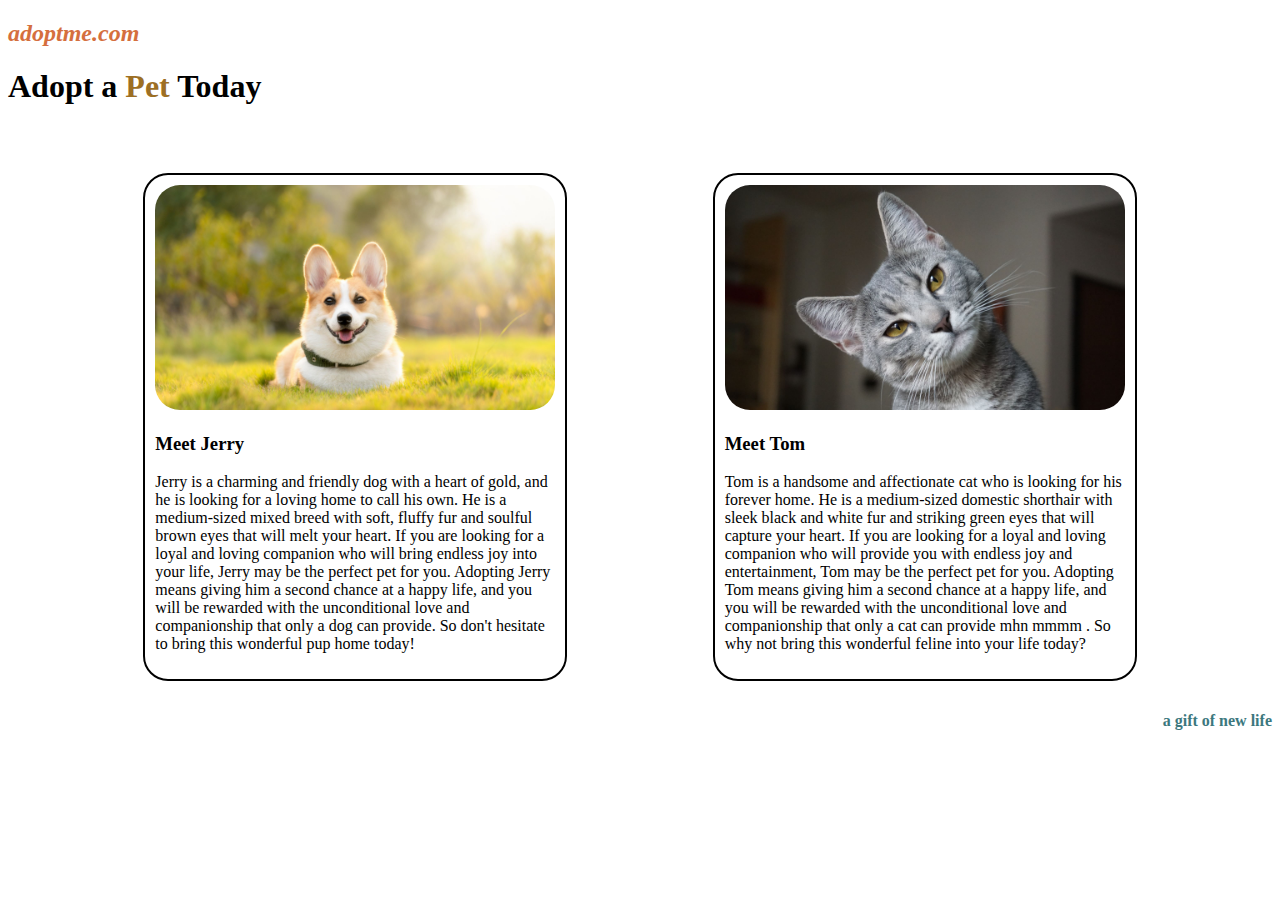
<file: Pet adoption website/index.html>
<!DOCTYPE html>
<html lang="en">
  <head>
    <meta charset="UTF-8" />
    <meta http-equiv="X-UA-Compatible" content="IE=edge" />
    <meta name="viewport" content="width=device-width, initial-scale=1.0" />
    <title>CSS</title>
    <link rel="stylesheet" href="style.css" />
  </head>
  <body>
    <h2><i>adoptme.com</i></h2>
    <h1>Adopt a <span>Pet</span> Today</h1>
    <br /><br />
    <div id="pets">
      <div class="card">
        <img src="dog.jpg" alt="jerry" />
        <h3>Meet Jerry</h3>
        <p>
          Jerry is a charming and friendly dog with a heart of gold, and he is
          looking for a loving home to call his own. He is a medium-sized mixed
          breed with soft, fluffy fur and soulful brown eyes that will melt your
          heart. If you are looking for a loyal and loving companion who will
          bring endless joy into your life, Jerry may be the perfect pet for
          you. Adopting Jerry means giving him a second chance at a happy life,
          and you will be rewarded with the unconditional love and companionship
          that only a dog can provide. So don't hesitate to bring this wonderful
          pup home today!
        </p>
      </div>
      <div class="card">
        <img src="cat.jpg" alt="tom" />
        <h3>Meet Tom</h3>
        <p>
          Tom is a handsome and affectionate cat who is looking for his forever
          home. He is a medium-sized domestic shorthair with sleek black and
          white fur and striking green eyes that will capture your heart. If you
          are looking for a loyal and loving companion who will provide you with
          endless joy and entertainment, Tom may be the perfect pet for you.
          Adopting Tom means giving him a second chance at a happy life, and you
          will be rewarded with the unconditional love and companionship that
          only a cat can provide mhn mmmm . So why not bring this wonderful
          feline into your life today?
        </p>
      </div>
    </div>
    <h4>a gift of new life</h4>
  </body>
</html>
</file>
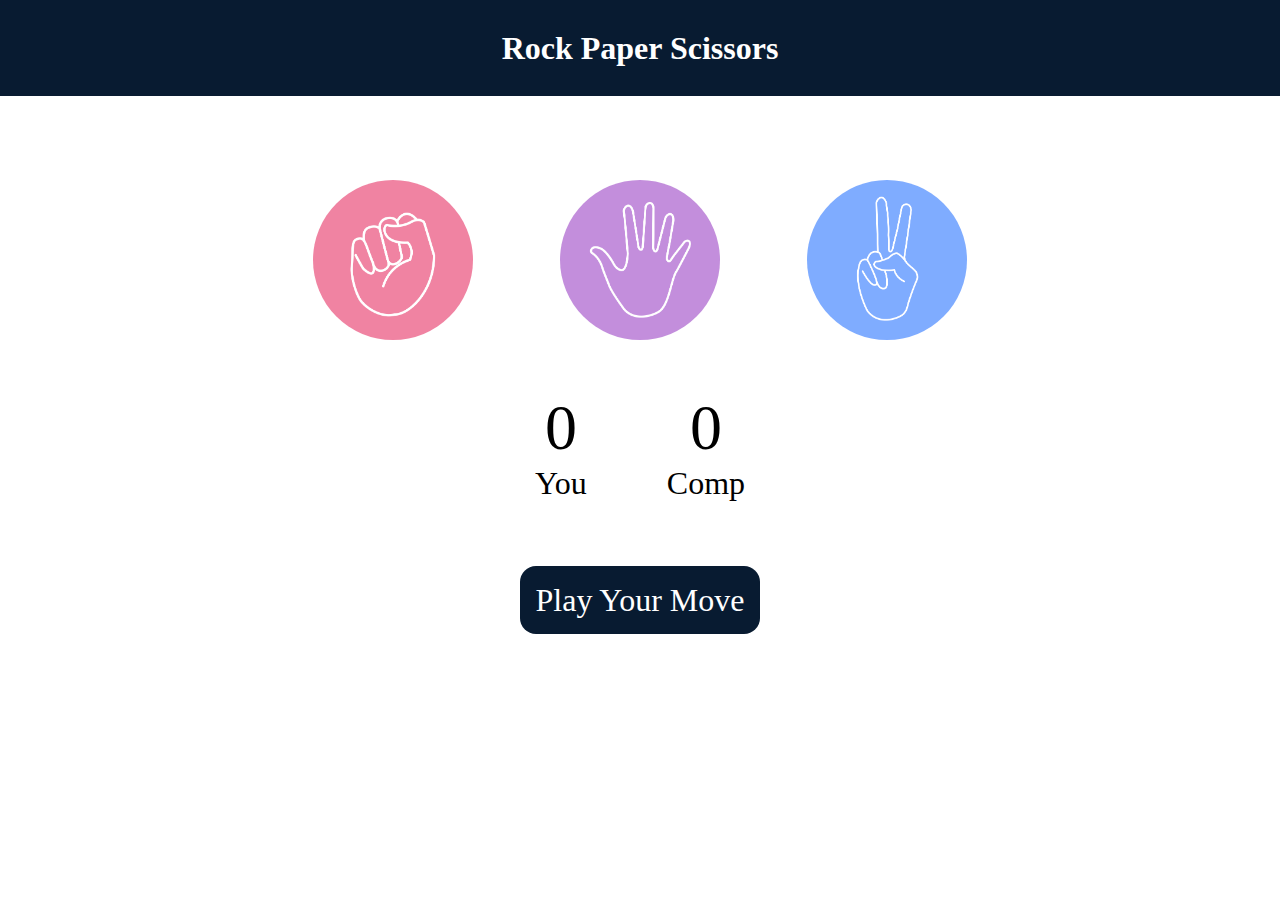
<file: Rock Paper Scissors/index.html>
<!DOCTYPE html>
<html lang="en">
<head>
    <meta charset="UTF-8">
    <meta name="viewport" content="width=device-width, initial-scale=1.0">
    <title>Rock Paper and Scissors Game</title>
    <link rel="stylesheet" href="style.css">
</head>
<body>
    <h1>Rock Paper Scissors</h1>
    <div class="choices">
        <div class="choice" id="rock">
            <img src="./images/rock.png" class="img">
        </div>
        <div class="choice" id="paper">
            <img src="./images/paper.png" class="img">
        </div>
        <div class="choice" id="scissors">
            <img src="./images/scissors.png" class="img">
        </div>
    </div>

    <div class="score-card">
        <div class="score">
        <p id="user-score">0</p>
        <p>You</p>
        </div>
        <div class="score">
        <p id="comp-score">0</p>
        <p>Comp</p>
        </div>
    </div>

    <div class="msg-container">
        <p id="msg">Play Your Move</p>
    </div>
    <script src="app.js"></script>
</body>
</html>
</file>
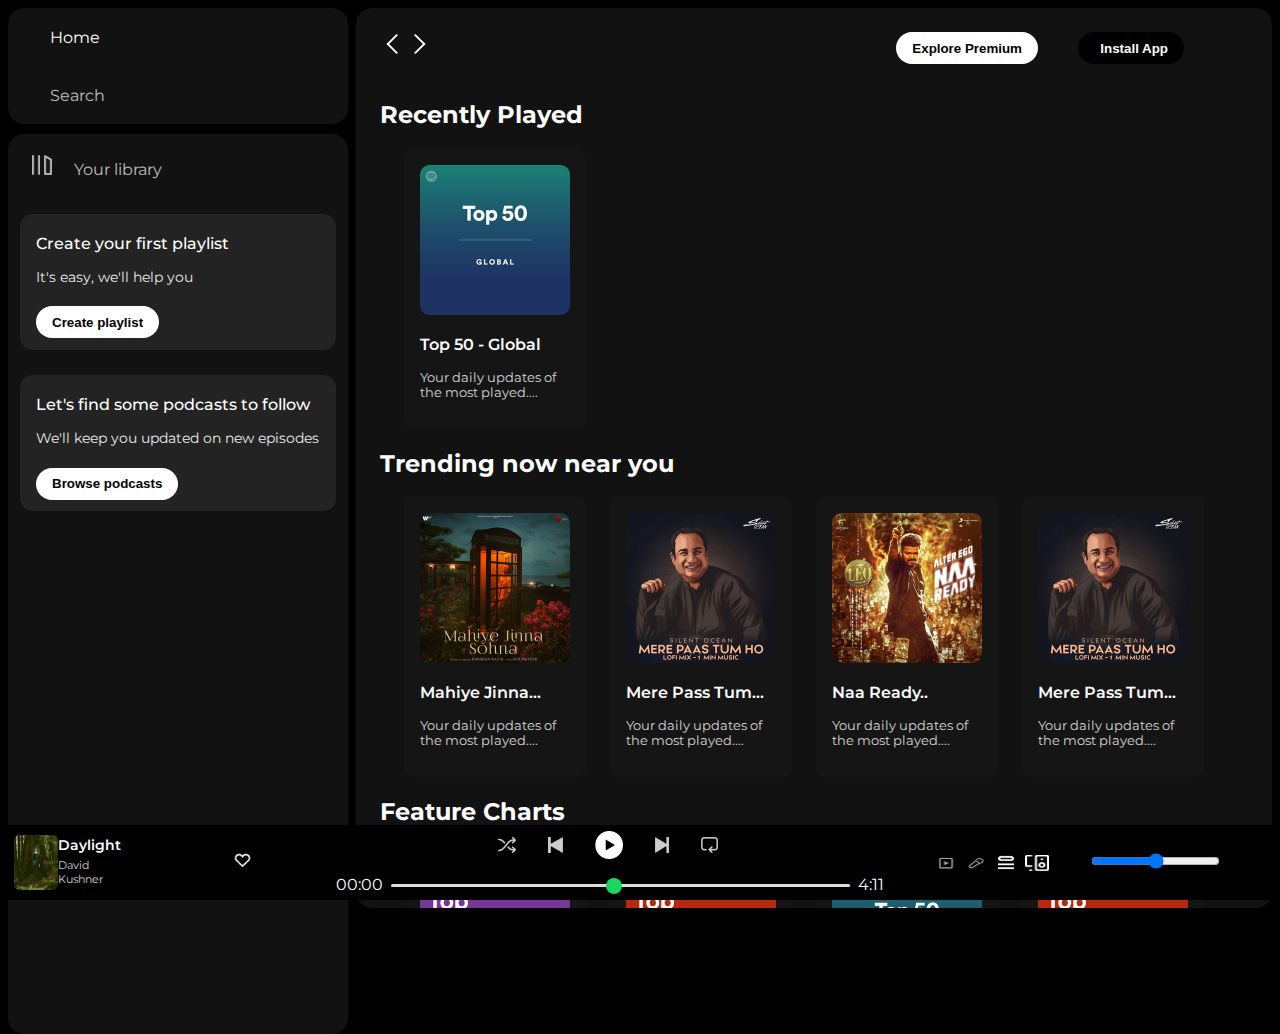
<file: Spotify_Clone/index.html>
<!DOCTYPE html>
<html lang="en">
<head>
    <meta charset="UTF-8">
    <meta name="viewport" content="width=device-width, initial-scale=1.0">
    <link rel="stylesheet" href="https://cdnjs.cloudflare.com/ajax/libs/font-awesome/6.5.1/css/all.min.css" integrity="sha512-DTOQO9RWCH3ppGqcWaEA1BIZOC6xxalwEsw9c2QQeAIftl+Vegovlnee1c9QX4TctnWMn13TZye+giMm8e2LwA==" crossorigin="anonymous" referrerpolicy="no-referrer" />
    <link rel="icon" href="./asset/logo (1).png">
    <title>Spotify - Web Player: Music for everyone</title>
    <link rel="stylesheet" href="style.css">
    <link rel="preconnect" href="https://fonts.googleapis.com">
    <link rel="preconnect" href="https://fonts.gstatic.com" crossorigin>
    <link href="https://fonts.googleapis.com/css2?family=Montserrat:wght@300;400;500;600;700&family=Poppins&display=swap" rel="stylesheet">
</head>
<body>
    <div class="main">
        <div class="sidebar">
            <div class="nav">
                <div class="nav-option" style="opacity: 1;">
                    <i class="fa-solid fa-house"></i>
                    <a href="#">Home</a>
                </div>
                <div class="nav-option">
                    <i class="fa-solid fa-magnifying-glass"></i>
                    <a href="#">Search</a>
                </div>
            </div>
            <div class="library">
                <div class="option">
                    <div class="lib-option nav-option">
                        <img src="./asset/library_icon.png" alt="icon">
                        <a href="#">Your library</a>
                    </div>
                    <div class="icons">
                        <i class="fa-solid fa-plus"></i>
                        <i class="fa-solid fa-arrow-right"></i>
                    </div>
                </div>
                <div class="lib-box">
                    <div class="box">
                        <p class="box-p1">Create your first playlist</p>
                        <p class="box-p2">It's easy, we'll help you</p>
                        <button class="badge">Create playlist</button>
                    </div>
                    <div class="box">
                        <p class="box-p1">Let's find some podcasts to follow</p>
                        <p class="box-p2">We'll keep you updated on new episodes</p>
                        <button class="badge">Browse podcasts</button>
                    </div>
                </div>
            </div>
        </div>
        <div class="main-content">
            <div class="sticky-nav">
                <div class="fbicon">
                    <img src="./asset/backward_icon.png" alt="icon">
                    <img src="./asset/forward_icon.png" alt="icon" class="hide">
                </div>
                <div class="sticky-badge">
                    <button class="badge nav-item hide">Explore Premium</button>
                    <button class="badge nav-item dark-badge"><i id="download" class="fa-regular fa-circle-down"></i>Install App</button>
                    <i class="fa-regular fa-user nav-item"></i>
                </div>
           </div>
           
                <h2>Recently Played</h2>
                <div class="card-container">
                    <div class="card">
                        <img src="./asset/card1img.jpeg" alt="img" class="card-img">
                        <p class="card-title">Top 50 - Global</p>
                        <p class="card-info">Your daily updates of the most played....</p>
                    </div>
                </div>

                <h2>Trending now near you</h2>
                <div class="card-container">
                    <div class="card">
                        <img src="./asset/card2img.jpeg" alt="img" class="card-img">
                        <p class="card-title">Mahiye Jinna...</p>
                        <p class="card-info">Your daily updates of the most played....</p>
                    </div>
                    <div class="card">
                        <img src="./asset/card3img.jpeg" alt="img" class="card-img">
                        <p class="card-title">Mere Pass Tum...</p>
                        <p class="card-info">Your daily updates of the most played....</p>
                    </div>
                    <div class="card">
                        <img src="./asset/card4img.jpeg" alt="img" class="card-img">
                        <p class="card-title">Naa Ready..</p>
                        <p class="card-info">Your daily updates of the most played....</p>
                    </div>
                    <div class="card">
                        <img src="./asset/card3img.jpeg" alt="img" class="card-img">
                        <p class="card-title">Mere Pass Tum...</p>
                        <p class="card-info">Your daily updates of the most played....</p>
                    </div>
                </div>

                <h2>Feature Charts</h2>
                <div class="card-container">
                    <div class="card">
                        <img src="./asset/card5img.jpeg" alt="img" class="card-img">
                        <p class="card-title">Top Songs- Global</p>
                        <p class="card-info">Your daily updates of the most played....</p>
                    </div>
                    <div class="card">
                        <img src="./asset/card6img.jpeg" alt="img" class="card-img">
                        <p class="card-title">Top Songs - India</p>
                        <p class="card-info">Your weekly updates of the most played....</p>
                    </div>
                    <div class="card">
                        <img src="./asset/card1img.jpeg" alt="img" class="card-img">
                        <p class="card-title">Top 50 - Global</p>
                        <p class="card-info">Your daily updates of the most played....</p>
                    </div>
                    <div class="card">
                        <img src="./asset/card6img.jpeg" alt="img" class="card-img">
                        <p class="card-title">Top Songs - India</p>
                        <p class="card-info">Your weekly updates of the most played....</p>
                    </div>
                </div>
            <div class="footer">
                <div class="line"></div>
            </div>
        </div>
        <div class="music-player">
            <div class="album">
                <div class="album-icon">
                    <img src="./Homework Assets/album_picture.jpeg">
                </div>
                <div class="album-middle">
                   <div class="album-text">
                     <p style="font-size: 0.9rem; font-weight: 600;" class="text">Daylight</p>
                     <p style="font-size: 0.7rem; margin-top: -0.6rem; opacity: 0.8;" class="text">David Kushner</p>
                   </div>   
                </div>
                <div class="album-right">
                    <div class="album-heart">
                     <img src="./Homework Assets/album_icon1.png" style="height: 1.2rem;">
                    </div>
                </div>
            </div>
            <div class="player">
                <div class="player-control">
                    <img src="./asset/player_icon1.png" class="player-control-icons">
                    <img src="./asset/player_icon2.png" class="player-control-icons">
                    <img src="./asset/player_icon3.png" class="player-control-icons" style=" height: 1.75rem; opacity: 1;">
                    <img src="./asset/player_icon4.png" class="player-control-icons">
                    <img src="./asset/player_icon5.png" class="player-control-icons">
                </div>
                <div class="progress">
                    <span class="curr-time">00:00</span>
                    <input type="range" min="0" max="100" step="0.5" class="progress-bar">
                    <span class="tot-time">4:11</span>
                </div>
            </div>
            <div class="controls">
                <div class="controls-icon">
                    <img src="./Homework Assets/controls_icon1.png">
                </div>
                <div class="controls-icon">
                    <img src="controld_icon2.png">
                </div>
                <div class="controls-icon" style="height: 1.2rem;">
                    <img src="./Homework Assets/controls_icon3.png">
                </div>
                <div class="controls-icon" style="height: 1rem;">
                    <img src="./Homework Assets/controls_icon4.png">
                </div>
                <div class="controls-icon right">
                    <div class="volume rightt">
                     <img src="volume.png">
                    </div>
                    <div class="volume-range" style="width: 0px;">
                     <input type="range" min="0" max="100" step="0.5">
                    </div>  
                </div>
            </div>
        </div>
    </div>
</body>
</html>
</file>
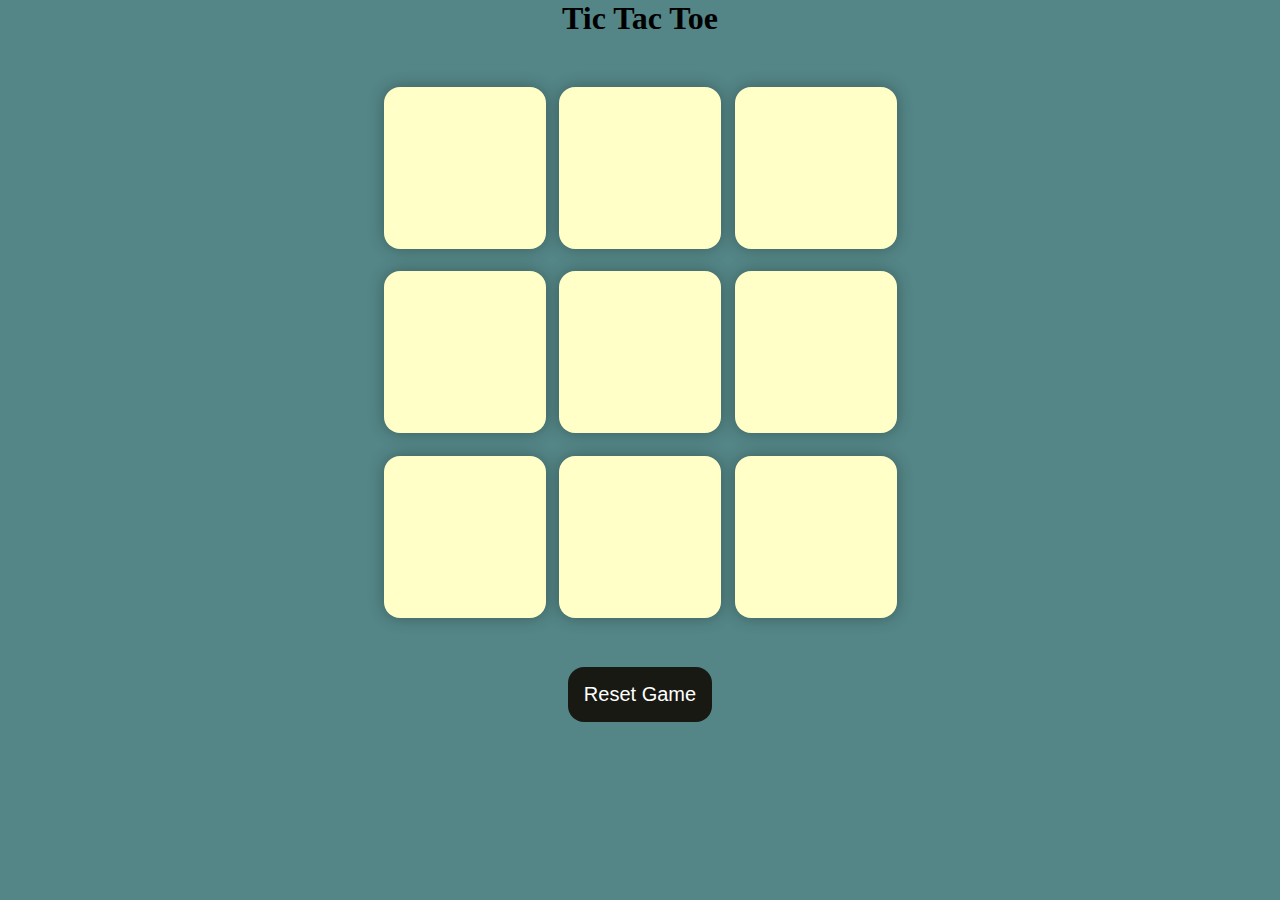
<file: Tic Tac Toe/index.html>
<!DOCTYPE html>
<html lang="en">
  <head>
    <meta charset="UTF-8" />
    <meta name="viewport" content="width=device-width, initial-scale=1.0" />
    <title>Tic-Tac-Toe Game</title>
    <link rel="stylesheet" href="style.css" />
  </head>
  <body>
    <div class="msg-container hide">
      <p id="msg">Winner</p>
      <button id="new-btn">New Game</button>
    </div>
    <main>
      <h1>Tic Tac Toe</h1>
      <div class="container">
        <div class="game">
          <button class="box"></button>
          <button class="box"></button>
          <button class="box"></button>
          <button class="box"></button>
          <button class="box"></button>
          <button class="box"></button>
          <button class="box"></button>
          <button class="box"></button>
          <button class="box"></button>
        </div>
      </div>
      <button id="reset-btn">Reset Game</button>
    </main>
    <script src="app.js"></script>
  </body>
</html>
</file>
<file: Pet adoption website/style.css>
.card {
  width: 400px;
  border: 2px solid black;
  border-radius: 25px;
  padding: 10px;
  margin: 10px;
  transition: all 0.2s linear;
}

img {
  width: 100%;
  border-radius: 25px;
}

h2 {
  color: #d56f3e;
}

span {
  color: #9d6f24;
}

h4 {
  text-align: right;
  color: #3c787e;
}

#pets {
  display: flex;
  justify-content: space-evenly;
}
 @media ( max-width : 375px) {
  #pets {
    display: flex;
    flex-wrap: wrap;
  }
 }

 .card:hover {
  box-shadow: 6px 8px 35px gold;
  cursor: pointer;
  transform: scale(1.02);
 }
</file>
<file: Rock Paper Scissors/style.css>
* {
    margin: 0;
    padding: 0;
    text-align: center;
}

h1 {
    background-color: #081b31;
    color: #fff;
    line-height: 6rem;
    height: 6rem;
}

.choice {
    height: 167px;
    width: 167px;
    border-radius: 50%;
    display: flex;
    justify-content: center;
    align-items: center;
}

img {
    height: 160px;
    width: 160px;
    object-fit: cover;
    border-radius: 50%;
}

.choices {
    display: flex;
    justify-content: center;
    align-items: center;
    gap: 5rem;
    margin-top: 5rem;
}

.choice:hover {
    background-color: #081b31;
    cursor: pointer;
}

.score-card {
    display: flex;
    justify-content: center;
    align-items: center;
    font-size: 2rem;
    margin-top: 3rem;
    gap: 5rem;
}

#user-score , #comp-score {
    font-size: 4rem;
}

.msg-container {
    margin-top: 5rem;
}

#msg {
    display: inline;
    background-color: #081b31;
    color: #fff;
    font-size: 2rem;
    padding: 1rem;
    border-radius: 1rem;
}

.image {
    transform: scale(0.9);
}
</file>
<file: Spotify_Clone/style.css>
body {
    font-family: 'Montserrat', sans-serif;
    margin: 0;
    background-color: black;
    color: white;
    overflow: hidden;
}

.main {
    display: flex;
    height: 100vh;
    padding: 0.5rem;
}

.sidebar {
    background-color: black;
    width: 340px;
    border-radius: 1rem;
    margin-right: 0.5rem;
}

.main-content {
    background-color: #121212;
    flex: 1;
    border-radius: 1rem;
    overflow: auto;
    padding: 0 1.5rem 0 1.5rem;
}

.music-player {
    background-color: black;
    position: fixed;
    bottom: 0px;
    height: 75px;
    width: 100%;
}

a {
    text-decoration: none;
    color: #fff;
}

.nav {
    background-color: #121212;
    border-radius: 1rem;
    display: flex;
    flex-direction: column;
    height: 100px;
    justify-content: center;
    padding: 0.5rem 0.75rem;
}

.nav-option {
    line-height: 2.5rem;
    opacity: 0.7;
    transition: all 0.2s linear;
    padding: 0.5rem 0.75rem;
}

.nav-option:hover {
    opacity: 1;
}

.nav-option i {
    font-size: 1.25rem;
}

.nav-option a {
    font-size: 1rem;
    padding-left: 1.15rem;
}

.option {
    display: flex;
    padding: 0.5rem 0.75rem;
    justify-content: space-between;
    align-content: center;
}

.library {
    background-color: #121212;
    border-radius: 1rem;
    height: 100%;
    margin-top: 0.6rem;
    margin-bottom: 1rem;
}

.lib-option img {
    height: 1.25rem;
    width: 1.25rem;
}

.icons {
    font-size: 1.25rem;
    display: flex;
    margin: 1rem;
}

.icons i {
    border-radius: 50%;
    opacity: 0.7;
    margin-right: 1rem;
}

.icons i:hover {
    opacity: 1;
}

.box {
    background-color: #232323;
    height: 8rem;
    border-radius: 0.8rem;
    margin: 0.5rem 0.75rem 1.6rem 0.75rem;
    padding: 0.25rem 1rem;
}

.box-p1 {
    font-size: 1rem;
    font-weight: 500;
}

.box-p2 {
    font-size: 0.85rem;
    opacity: 0.9;
}

#download {
    margin-right: 0.4rem;
}

.badge {
    background-color: #fff;
    border: none;
    border-radius: 100px;
    padding: 0.25rem 1rem;
    font-weight: 700;
    margin-top: 0.5rem;
    height: 2rem;
    width: fit-content;
}

.badge:hover {
    transform: scale(1.05);
    cursor: pointer;
}

.nav-item:hover {
    transform: scale(1.05);
    cursor: pointer;
}

.sticky-nav {
    position: sticky;
    top: 0;
    background-color: #121212;
    display: flex;
    justify-content: space-between;
    align-items: center;
    padding: 1rem 0 1rem 0;
    z-index: 2;
}

.fbicon {
    /* margin-left: 0.75rem; */
    height: 1.5rem;
}

.sticky-badge {
    display: flex;
    justify-content: space-evenly;
    align-items: center;
}

.nav-item {
    margin-left: 1rem;
    margin-right: 1.5rem;
}

.dark-badge {
    background-color: black;
    color: #fff;
}

@media (max-width: 1000px) {
    .hide {
        display: none;
    }
}

.card {
    background-color: #151515;
    width: 150px;
    border-radius: 0.6rem;
    padding: 1rem;
    margin-left: 1.5rem;
    transition: all 0.2s linear;
}

.card:hover {
    background-color: #262626;
    cursor: pointer;
}

.card-container {
    display: flex;
    flex-wrap: wrap;
}

.card-img {
    width: 100%;
    border-radius: 0.6rem;
}

.card-title {
    font-weight: 600;
}

.card-info {
    font-size: 0.8rem;
    opacity: 0.8;
}

.footer {
    height: 300px;
    display: flex;
    align-items: center;
    justify-content: center;
}

.line {
    width: 95%;
    height: 30%;
    border-top: 1px white solid;
    opacity: 0.4;
}

.music-player {
    display: flex;
    justify-content: space-between;
    align-items: center;
}

.album {
    width: 25%;
    display: flex;
    justify-content: space-between;
    align-items: center;
}

.player {
    width: 50%;
}

.player-control {
    display: flex;
    justify-content: center;
    align-items: center;
}
.progress {
    display: flex;
    justify-content: center;
    align-items: end;
    margin-top: 1rem;
    margin-right: 1.75rem;
}

.controls {
    width: 25%;
    display: flex;
    align-items: center;
    margin-right: 3rem;
}

.player-control-icons {
    height: 1rem;
    margin-right: 2rem;
    opacity: 0.8;
    transition: all 0.15s linear;
}

.player-control-icons:hover {
    opacity: 1;
    transform: scale(1.1);
    cursor: pointer;
}

.progress-bar {
    width: 80%;
    appearance: none;
    background-color: transparent;
}

.progress-bar::-webkit-slider-runnable-track {
    background-color: #ddd;
    border-radius: 100px;
    height: 0.2rem;
    margin-top: -0.8rem;
    margin-left: 0.35rem;
    margin-right: 0.35rem;
}

.progress-bar::-webkit-slider-thumb {
    appearance: none;
    height: 1rem;
    width: 1rem;
    background-color: #1bd760;
    border-radius: 50%;
    margin: -6px;
}

.album-middle {
    display: flex;
    align-items: center;
}

.album-text {
    margin: 0 4rem 0 0;
    padding: 0;
}

.text {
    margin-left: 0rem;
    margin-top: 0.5rem;
    margin-right: 2rem;
}

.album-icon {
     height: 55px;
     border-radius: 0.35rem;
     margin-left: 0.4rem;
}

.album-icon img {
    height: 100%;
    width: 100%;
    border-radius: 0.35rem;
}

.album-heart img {
    margin-left: 1rem;
    margin-right: 4rem;
}

.controls-icon {
    height: 1.5rem;
    width: 1.5rem;
    margin: 0 0.3rem 0 0.1rem;
}

.controls-icon img {
    height: 100%;
    width: 100%;
}

.right {
    display: flex;
}

.volume {
    margin-right: 1rem;
}

.volume-range {
    margin-left: 2vh;
}
</file>
<file: Tic Tac Toe/style.css>
* {
    margin: 0;
    padding: 0;
  }
  
  body {
    background-color: #548687;
    text-align: center;
  }
  
  .container {
    height: 70vh;
    display: flex;
  
    justify-content: center;
    align-items: center;
  }
  
  .game {
    height: 60vmin;
    width: 60vmin;
    display: flex;
    flex-wrap: wrap;
    justify-content: center;
    align-items: center;
    gap: 1.5vmin;
  }
  
  .box {
    height: 18vmin;
    width: 18vmin;
    border-radius: 1rem;
    border: none;
    box-shadow: 0 0 1rem rgba(0, 0, 0, 0.3);
    font-size: 8vmin;
    color: #b0413e;
    background-color: #ffffc7;
  }
  
  #reset-btn {
    padding: 1rem;
    font-size: 1.25rem;
    background-color: #191913;
    color: #fff;
    border-radius: 1rem;
    border: none;
  }
  
  #new-btn {
    padding: 1rem;
    font-size: 1.25rem;
    background-color: #191913;
    color: #fff;
    border-radius: 1rem;
    border: none;
  }
  
  #msg {
    color: #ffffc7;
    font-size: 5vmin;
  }
  
  .msg-container {
    height: 100vmin;
    display: flex;
    justify-content: center;
    align-items: center;
    flex-direction: column;
    gap: 4rem;
  }
  
  .hide {
    display: none;
  }
</file>
